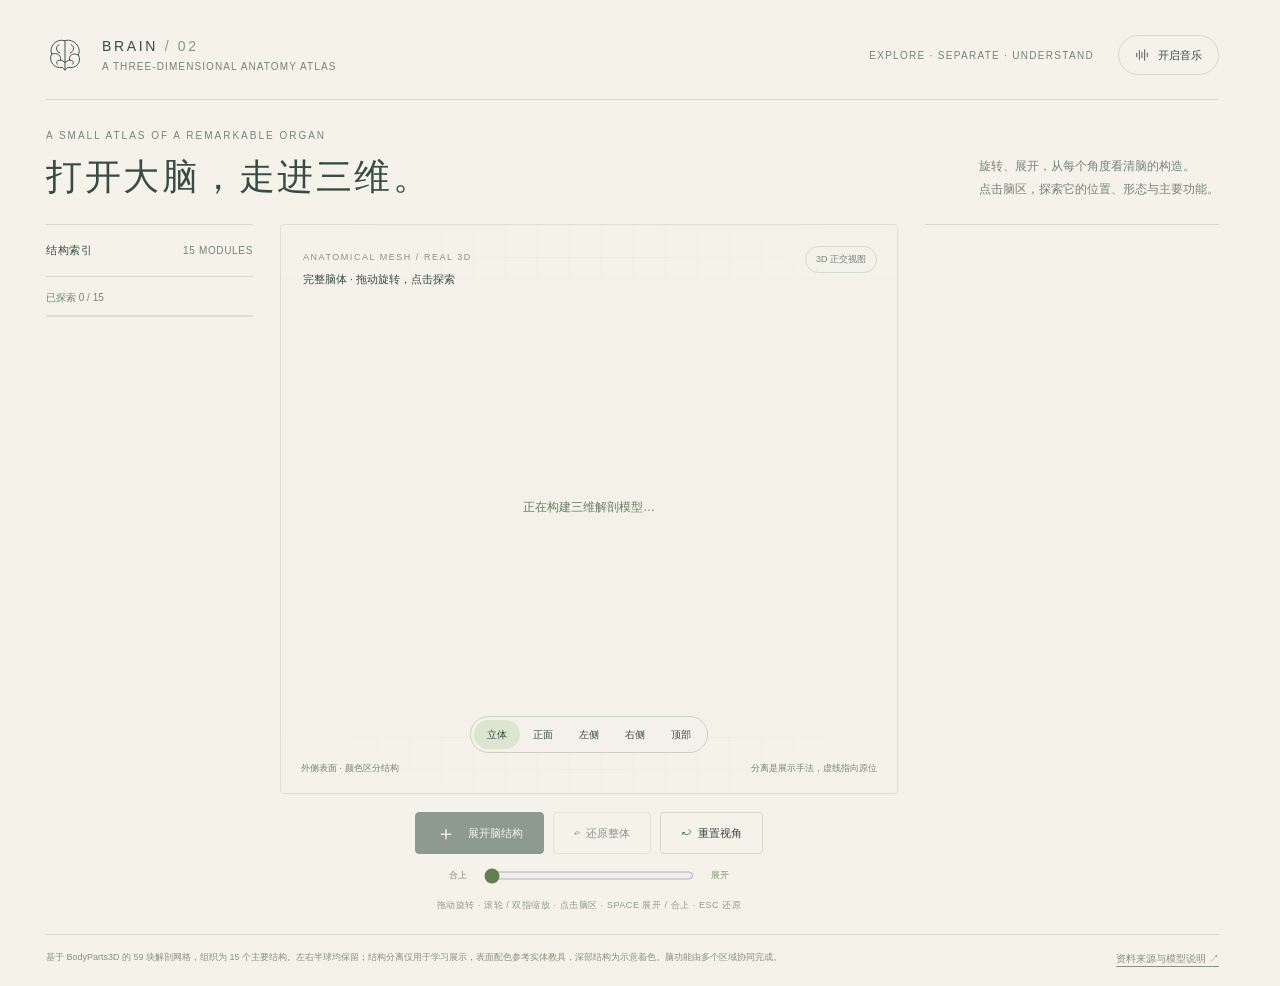
<file: source/template.html>
<!doctype html>
<html lang="zh-CN">
<head>
<meta charset="utf-8"><meta name="viewport" content="width=device-width,initial-scale=1,viewport-fit=cover">
<meta name="theme-color" content="#f7f3ed"><meta name="description" content="一个可展开的脑结构学习模型。探索15个主要脑区的位置、名称和功能，配有离线背景音乐。">
<title>三维脑解剖 · BRAIN / 02</title>
<style>
:root{--paper:#f4f2e9;--ink:#384c43;--muted:#778377;--line:#d5d9cb;--sage:#dbe4cf;--soft:#ebece1;--accent:#617959}
*{box-sizing:border-box}html{background:var(--paper);color:var(--ink);font-family:Arial,"Microsoft YaHei","PingFang SC",sans-serif}body{margin:0}button,a{-webkit-tap-highlight-color:transparent}button{font:inherit;color:inherit;cursor:pointer;touch-action:manipulation}button:focus-visible,a:focus-visible,[tabindex]:focus-visible{outline:2px solid #7a9366;outline-offset:4px}button:disabled{cursor:wait;opacity:.55}a{color:inherit}button{border:0;background:transparent}button:hover{background:#e5eadb}button:active{background:#dce5d0}button,.chip{transition:background .2s,color .2s}
.app{max-width:1920px;min-height:100svh;margin:auto;padding:35px 46px 18px;display:flex;flex-direction:column}.header{display:flex;align-items:center;justify-content:space-between;padding-bottom:24px;border-bottom:1px solid var(--line);gap:20px}.brand{display:flex;align-items:center;gap:18px}.brand-symbol{width:38px;height:38px}.brand-title{font-size:14px;letter-spacing:.19em}.brand-title span{color:#8b9683}.brand-sub{font-size:10px;margin-top:7px;color:var(--muted);letter-spacing:.16em}.top-actions{display:flex;align-items:center;gap:24px}.edition{font-size:10px;letter-spacing:.13em;color:var(--muted)}.music{display:flex;align-items:center;gap:9px;border:1px solid var(--line);border-radius:50px;min-height:40px;padding:0 16px;font-size:11px}.music svg{width:14px;height:14px}.music[aria-pressed=true]{background:var(--sage)}
.intro{padding:30px 0 22px;display:flex;align-items:flex-end;justify-content:space-between}.eyebrow{font-size:10px;letter-spacing:.2em;color:var(--muted);margin:0 0 12px}h1{font-family:Georgia,"Songti SC","SimSun",serif;font-size:36px;font-weight:400;letter-spacing:.07em;margin:0}.intro-copy{font-size:12px;line-height:1.9;color:var(--muted);margin:0 0 1px;max-width:350px}.workspace{display:grid;grid-template-columns:207px minmax(0,1fr) 294px;gap:27px;flex:1;min-height:640px}.nav{border-top:1px solid var(--line);padding-top:18px}.nav-head{display:flex;justify-content:space-between;align-items:center;font-size:11px;margin-bottom:12px;letter-spacing:.06em}.nav-head span{font-size:10px;color:var(--muted)}.group{margin:14px 0 5px}.group-label{font-size:9px;color:#7d8877;letter-spacing:.15em;margin:0 0 7px}.module{width:100%;display:flex;align-items:center;gap:10px;text-align:left;min-height:33px;border-radius:3px;padding:6px 9px;margin:2px 0;font-size:12px;position:relative}.module[aria-pressed=true]{background:#e0e7d4}.module .dot{width:7px;height:7px;border-radius:50%;background:var(--color);border:1px solid #82917b;flex:none}.module .num{font:9px monospace;color:#879080;margin-left:auto}.module.visited:after{content:"";position:absolute;width:3px;height:3px;border-radius:50%;background:#6f865d;right:3px}.progress{margin-top:18px;padding:14px 0;border-top:1px solid var(--line);font-size:10px;color:var(--muted)}.progress-track{height:2px;background:#dde1d4;margin-top:10px}.progress-fill{height:2px;background:#7e966e;width:0;transition:width .4s}
.model-column{display:flex;flex-direction:column;min-width:0}.stage{flex:1;min-height:520px;position:relative;border:1px solid #dce0d1;border-radius:4px;background-image:linear-gradient(#7d8d6710 1px,transparent 1px),linear-gradient(90deg,#7d8d6710 1px,transparent 1px);background-size:32px 32px;overflow:hidden;isolation:isolate}.stage:before{content:"";position:absolute;inset:0;pointer-events:none;background:radial-gradient(ellipse at center,transparent 30%,var(--paper) 94%);z-index:-1}.stage-meta{position:absolute;left:22px;top:21px;z-index:2;pointer-events:none}.stage-meta small{font-size:9px;color:#89927f;letter-spacing:.17em}.stage-meta p{font-size:11px;margin:8px 0 0}.view-pill{position:absolute;right:20px;top:21px;font-size:9px;border:1px solid var(--line);padding:6px 10px;border-radius:20px;color:var(--muted);background:#f4f2e9d9;z-index:2}.brain-svg{display:block;position:absolute;inset:32px 0 40px;width:100%;height:calc(100% - 72px);overflow:visible}.stage-note{position:absolute;bottom:17px;left:20px;right:20px;display:flex;justify-content:space-between;gap:12px;font-size:9px;color:#788473;line-height:1.7}.model-controls{display:flex;gap:9px;justify-content:center;align-items:center;padding:18px 0 14px}.primary,.secondary{min-height:42px;padding:0 20px;border:1px solid #78906b;border-radius:4px;font-size:11px;display:flex;align-items:center;gap:12px;justify-content:center}.primary{background:#3e5447;color:#f8f7ef;border-color:#3e5447}.primary:hover{background:#526b58}.primary .control-icon{font-size:20px;font-weight:300;line-height:1}.secondary{border-color:var(--line)}.keyboard-note{text-align:center;font-size:9px;color:#919b88;letter-spacing:.06em;padding-bottom:8px}.module-shape{cursor:pointer;outline:none}.face{stroke:#52634f;stroke-width:1.35;stroke-linejoin:round}.depth{stroke:#6d7b63;stroke-width:.8;stroke-linejoin:round}.gyri{fill:none;stroke:#667961;stroke-width:1.45;stroke-linecap:round;stroke-linejoin:round;opacity:.73;pointer-events:none}.module-shape:hover .face,.module-shape:focus-visible .face{stroke:#2a4c37;stroke-width:2.8}.module-shape[data-selected=true] .face{stroke:#365539;stroke-width:2.5}.scene-label{font-family:Arial,"Microsoft YaHei",sans-serif;font-size:13px;fill:#41543f;pointer-events:none}.scene-number{font:10px Arial,sans-serif;letter-spacing:.06em;fill:#849078}.connector{stroke:#8c9e7b;stroke-width:1.1;stroke-dasharray:4 6;fill:none;pointer-events:none}.socket{fill:none;stroke:#738467;stroke-width:1;stroke-dasharray:4 6;opacity:0;pointer-events:none}.direction{font-size:11px;fill:#8b9683;letter-spacing:.04em}.label-box{fill:#f4f2e9;stroke:#cbd3be;stroke-width:1}.anchor{fill:#f4f2e9;stroke:#7b8f6b;stroke-width:1.2}
.info{border-top:1px solid var(--line);padding-top:20px;display:flex;flex-direction:column;min-width:0}.info-index{font:10px Arial,sans-serif;letter-spacing:.18em;color:#809173;margin-bottom:24px;display:flex;align-items:center;gap:10px}.info-index:before{content:"";width:20px;height:1px;background:#9cad89}.info h2{font-family:Georgia,"Songti SC","SimSun",serif;font-size:29px;font-weight:400;letter-spacing:.05em;margin:0 0 8px}.en-name{font-size:11px;color:#84907d;letter-spacing:.07em;margin:0 0 20px}.tagline{font-size:15px;line-height:1.8;margin:0 0 24px}.info-section{padding:17px 0;border-top:1px solid var(--line)}.info-section h3{font-size:9px;letter-spacing:.12em;font-weight:400;margin:0 0 10px;color:#87927e}.info-section p{font-size:12px;line-height:1.95;margin:0}.functions{margin:0;padding:0;list-style:none}.functions li{font-size:12px;line-height:1.8;padding:4px 0 4px 14px;position:relative}.functions li:before{content:"";position:absolute;left:0;top:13px;width:3px;height:3px;background:#9cad87;border-radius:50%}.example{padding:16px;background:#e9eddf;border-radius:3px;margin:5px 0 15px}.example .small{font-size:9px;color:#7b8a6e;letter-spacing:.12em;margin-bottom:8px}.example p{font-size:12px;line-height:1.9;margin:0}.info-fine{font-size:10px;line-height:1.8;color:#899280;margin:0 0 17px}.pager{display:flex;justify-content:space-between;align-items:center;border-top:1px solid var(--line);padding:12px 0;margin-top:auto}.pager button{min-height:36px;font-size:11px;padding:5px 9px}.pager span{font:10px Arial;color:#8a9580}.footer{border-top:1px solid var(--line);display:flex;justify-content:space-between;gap:25px;padding-top:14px;margin-top:14px;font-size:9px;line-height:1.9;color:#88917e}.footer p{margin:0;max-width:950px}.source-toggle{white-space:nowrap;font-size:10px;text-decoration:underline;text-underline-offset:4px;padding:0}.sources{margin-top:12px;border:1px solid var(--line);padding:18px;font-size:11px;line-height:2}.sources h2{font-size:13px;font-weight:400;margin:0 0 8px}.sources a{margin-right:16px;text-underline-offset:3px}.sources p{margin:6px 0 0;color:var(--muted)}.sr-only{position:absolute;width:1px;height:1px;overflow:hidden;clip:rect(0,0,0,0);white-space:nowrap}.overview-steps{display:flex;gap:10px;align-items:flex-start;padding:9px 0}.overview-steps b{font:10px Arial;color:#99a58b;line-height:2}.overview-steps p{font-size:12px;line-height:1.8;margin:0}.mini-map{width:100%;height:82px;display:block;margin:4px 0 10px}.map-label{font-size:10px;color:#849078;display:flex;justify-content:space-between;margin-bottom:7px}.related{display:flex;gap:6px;flex-wrap:wrap;margin-top:12px}.related button{font-size:10px;padding:6px 9px;border:1px solid var(--line);border-radius:20px}.mobile-nav-label{display:none}
@media(min-width:1600px){.app{padding:40px 65px 24px}.workspace{grid-template-columns:230px minmax(0,1fr) 320px;gap:38px;min-height:730px}.intro{padding:36px 0 30px}h1{font-size:41px}.module{min-height:37px;font-size:13px}.stage{min-height:600px}.info{padding-top:24px}.info-section p,.functions li,.example p{font-size:13px}.tagline{font-size:16px}.info h2{font-size:32px}.group{margin-top:18px}.footer{margin-top:15px}}
@media(max-width:1199px){.app{padding:24px}.workspace{grid-template-columns:170px minmax(0,1fr) 245px;gap:18px}.intro-copy{max-width:290px}.module{font-size:11px;padding-left:5px}.stage-meta{left:14px}.stage-meta p{font-size:10px}.view-pill{right:12px;font-size:8px}.info h2{font-size:26px}.info-section{padding:13px 0}.info-index{margin-bottom:18px}.tagline{margin-bottom:17px}.primary,.secondary{padding:0 13px}.stage{min-height:500px}}
@media(max-width:960px){.app{padding:22px}.workspace{grid-template-columns:170px minmax(0,1fr)}.info{grid-column:1/-1;display:block;columns:2;column-gap:30px;padding-top:20px}.info>*{break-inside:avoid}.info-index{margin-bottom:15px}.pager{break-before:avoid}.stage{min-height:570px}.edition{display:none}.intro-copy{max-width:300px;font-size:11px}.footer p{max-width:600px}.keyboard-note{display:none}}
@media(max-width:650px){.app{padding:19px 18px 20px}.header{padding-bottom:18px}.brand{gap:10px}.brand-symbol{width:29px;height:29px}.brand-title{font-size:12px}.brand-sub{font-size:8px;margin-top:5px;letter-spacing:.1em}.music{font-size:10px;min-height:36px;padding:0 11px;gap:6px}.top-actions{gap:0}.intro{display:block;padding:24px 0 21px}.eyebrow{font-size:8px;margin-bottom:10px}h1{font-size:30px}.intro-copy{font-size:11px;margin-top:11px;max-width:none;line-height:1.9}.workspace{display:flex;flex-direction:column;gap:0;min-height:0}.nav{order:2;padding:15px 0 17px;margin-top:4px}.nav-head{margin-bottom:12px}.groups{display:flex;flex-direction:column;gap:6px}.group{margin:0;display:flex;align-items:flex-start;gap:7px}.group-label{font-size:9px;letter-spacing:0;margin:8px 0;width:52px;flex:none;line-height:1.6}.group-buttons{display:flex;gap:5px;flex-wrap:wrap;flex:1}.module{width:auto;margin:0;padding:6px 9px;font-size:11px;min-height:32px;border:1px solid #d8ddce;border-radius:4px;gap:5px}.module .num{display:none}.module .dot{width:5px;height:5px}.progress{display:none}.model-column{order:1}.stage{height:360px;min-height:360px}.stage-meta{left:13px;top:14px}.stage-meta small{font-size:8px}.stage-meta p{font-size:10px;margin-top:5px}.view-pill{top:14px;font-size:8px;padding:5px 7px}.brain-svg{inset:41px 0 35px;height:calc(100% - 76px)}.stage-note{bottom:10px;left:12px;right:12px;font-size:8px;gap:7px}.stage-note span:last-child{max-width:130px;text-align:right}.model-controls{padding:12px 0;gap:7px}.primary,.secondary{font-size:11px;min-height:42px;padding:0 16px;flex:1}.info{order:3;display:block;columns:auto;padding:22px 2px 0}.info-index{margin-bottom:14px}.info h2{font-size:30px}.en-name{margin-bottom:14px}.tagline{margin-bottom:18px;font-size:15px}.info-section p,.functions li,.example p{font-size:13px}.info-fine{font-size:10px}.mini-map{max-width:350px;height:100px}.pager{margin-top:10px}.footer{font-size:8px;display:block;padding-top:14px}.source-toggle{margin-top:10px;min-height:30px}.sources{font-size:10px;padding:13px}.sources a{display:block}.scene-label{font-size:17px}.scene-number{font-size:12px}.direction{font-size:14px}}
/* Keep the scene's projection independent of the selected information card. */
html{scrollbar-gutter:stable}.model-column{align-self:start;width:100%}.stage{flex:none;height:clamp(520px,calc(100svh - 400px),700px)}
@media(max-width:960px) and (min-width:651px){.stage{height:570px}}
@media(max-width:650px){.stage{height:360px;min-height:360px}}
@media(prefers-reduced-motion:reduce){*,*:before,*:after{transition:none!important}}

/* Real mesh viewport */
.viewport3d{position:absolute;inset:52px 0 57px;overflow:hidden;isolation:isolate}
.viewport3d canvas,.viewport3d svg,#labels3d{position:absolute;inset:0;width:100%;height:100%}
#brain3d{touch-action:none;cursor:grab;outline:none}#brain3d:focus-visible{outline:1px dashed #9cab8a;outline-offset:-8px}
#ground3d,#links3d,#labels3d{pointer-events:none}#links3d path{fill:none;stroke:#73866a;stroke-width:1;stroke-dasharray:3 5;opacity:.65}
.label3d{position:absolute;transform:translate(-50%,-100%);font-size:10px;color:#3d573f;white-space:nowrap;background:#f4f2e9ec;border:1px solid #b9c7aa;border-radius:18px;padding:6px 10px;box-shadow:0 2px 10px #637b4d0d}
.view-controls{position:absolute;bottom:40px;left:50%;transform:translateX(-50%);display:flex;border:1px solid #cbd3bf;background:#f4f2e9dd;border-radius:30px;padding:3px;z-index:3}
.view-controls button{font-size:10px;min-width:46px;min-height:29px;border-radius:20px;padding:4px 11px;white-space:nowrap}.view-controls button[aria-pressed=true]{background:#dce5d0}
.scrubber{display:flex;align-items:center;justify-content:center;gap:15px;font-size:9px;color:#829177;padding:0 35px 14px}.scrubber input{width:210px;accent-color:#657f55;cursor:pointer;height:15px}
#loading{position:absolute;inset:0;display:grid;place-items:center;font-size:12px;color:#6a7c60;background:#f4f2e9ee;padding:30px;line-height:2;text-align:center}#loading[hidden]{display:none}
.model-controls{padding-bottom:12px}.stage{height:clamp(570px,calc(100svh - 355px),780px)}.stage-note{font-size:9px}
.module{min-height:33px}.brand-sub{letter-spacing:.11em}.info .mini-map{height:65px}
@media(min-width:1600px){.module{min-height:37px}}
@media(max-width:960px) and (min-width:651px){.stage{height:600px}}
@media(max-width:650px){.stage{height:420px;min-height:420px}.viewport3d{inset:47px 0 67px}.view-controls{bottom:39px}.view-controls button{min-width:39px;min-height:29px;font-size:9px;padding:3px 8px}.label3d{font-size:9px;padding:4px 7px}.model-controls{gap:5px}.model-controls button{padding:0 7px;min-height:43px;font-size:10px;gap:5px}.scrubber{padding-bottom:15px}.scrubber input{width:65%}.stage-meta small{font-size:8px}.brand-sub{max-width:175px;font-size:7px;letter-spacing:.04em}.info .mini-map{height:80px}}

@@MODEL_THEME@@
</style>
</head>
<body>
<main class="app">
 <header class="header"><div class="brand"><svg class="brand-symbol" viewBox="0 0 40 40" fill="none" stroke="currentColor" stroke-width="1"><path d="M20 5C10 2 3 12 6 19C2 26 9 35 17 33L20 36 23 33C32 35 38 27 34 20C38 12 29 2 20 5Z"/><path d="M20 5V36M14 9C9 11 11 17 15 18M6 19C12 17 17 21 15 26M26 9C31 11 29 17 25 18M34 20C28 17 23 21 25 26M12 30C9 25 16 24 20 28M28 30C31 25 24 24 20 28"/></svg><div><div class="brand-title">BRAIN <span>/ 02</span></div><div class="brand-sub">A THREE-DIMENSIONAL ANATOMY ATLAS</div></div></div><div class="top-actions"><span class="edition">EXPLORE · SEPARATE · UNDERSTAND</span><button class="music" id="music" aria-pressed="false" aria-label="播放背景音乐"><svg viewBox="0 0 16 16" fill="none" stroke="currentColor" stroke-linecap="round"><path d="M2 6v4M5 3v10M8 5v6M11 2v12M14 6v4"/></svg><span id="music-text">开启音乐</span></button></div></header>
 <section class="intro"><div><p class="eyebrow">A SMALL ATLAS OF A REMARKABLE ORGAN</p><h1>打开大脑，走进三维。</h1></div><p class="intro-copy">旋转、展开，从每个角度看清脑的构造。<br>点击脑区，探索它的位置、形态与主要功能。</p></section>
 <section class="workspace" aria-label="交互脑结构学习区">
  <nav class="nav" aria-label="脑区模块目录"><div class="nav-head">结构索引 <span>15 MODULES</span></div><div class="groups" id="groups"></div><div class="progress"><span id="progress-text">已探索 0 / 15</span><div class="progress-track"><div class="progress-fill" id="progress-fill"></div></div></div></nav>
  <div class="model-column"><div class="stage" id="stage" data-state="assembled" data-selected="" data-camera="">
    <div class="stage-meta"><small>ANATOMICAL MESH / REAL 3D</small><p id="stage-status">完整脑体 · 拖动旋转，点击探索</p></div><span class="view-pill" id="view-pill">3D 正交视图</span>
    <div class="viewport3d" id="viewport3d">
      <canvas id="ground3d" aria-hidden="true"></canvas>
      <canvas id="brain3d" tabindex="0" aria-label="三维大脑，拖动旋转，滚轮或双指缩放，点击选择脑区"></canvas>
      <svg id="links3d" aria-hidden="true"></svg><div id="labels3d" aria-hidden="true"></div>
      <div id="loading" role="status">正在构建三维解剖模型…</div>
    </div>
    <div class="view-controls" aria-label="观察角度"><button data-view="three" aria-pressed="true">立体</button><button data-view="front" aria-pressed="false">正面</button><button data-view="left" aria-pressed="false">左侧</button><button data-view="right" aria-pressed="false">右侧</button><button data-view="top" aria-pressed="false">顶部</button></div>

    <div class="stage-note"><span id="layer-note">外侧表面 · 颜色区分结构</span><span>分离是展示手法，虚线指向原位</span></div>
   </div><div class="model-controls"><button disabled class="primary" id="explode" aria-expanded="false"><span class="control-icon">＋</span><span id="explode-text">展开脑结构</span></button><button disabled class="secondary" id="reset">↶&nbsp; 还原整体</button><button class="secondary" id="home-view">⤾&nbsp; 重置视角</button></div><div class="scrubber"><span>合上</span><input id="amount" type="range" min="0" max="100" value="0" aria-label="结构展开程度"><span>展开</span></div><div class="keyboard-note">拖动旋转 · 滚轮 / 双指缩放 · 点击脑区 · SPACE 展开 / 合上 · ESC 还原</div>
  </div>
  <aside class="info" id="info" aria-label="脑区知识卡片" aria-live="polite"></aside>
 </section>
 <footer class="footer"><p>基于 BodyParts3D 的 59 块解剖网格，组织为 15 个主要结构。左右半球均保留；结构分离仅用于学习展示，表面配色参考实体教具，深部结构为示意着色。脑功能由多个区域协同完成。</p><button id="sources-toggle" class="source-toggle" aria-expanded="false" aria-controls="sources">资料来源与模型说明 ↗</button></footer>
 <section class="sources" id="sources" hidden><h2>三维模型与解剖资料</h2><p><b>BodyParts3D, © The Database Center for Life Science licensed under CC Attribution 4.0 International.</b></p><p>模型下载自官方 IS-A 网格数据；按官方 PART-OF / IS-A 结构表组合，在 Blender 中重算法线、归一化坐标并构建展开动画。网页内完整嵌入模型，不从外部加载。中性浅色的扣带回作为定位背景，未纳入 15 个学习模块。</p><a href="https://dbarchive.biosciencedbc.jp/en/bodyparts3d/download.html" target="_blank" rel="noopener noreferrer">BodyParts3D · 官方模型来源</a><a href="https://dbarchive.biosciencedbc.jp/en/bodyparts3d/lic.html" target="_blank" rel="noopener noreferrer">模型许可 · CC BY 4.0</a><a href="https://www.aans.org/patients/conditions-treatments/anatomy-of-the-brain/" target="_blank" rel="noopener noreferrer">AANS · Anatomy of the Brain</a><a href="https://my.clevelandclinic.org/health/body/22638-brain" target="_blank" rel="noopener noreferrer">Cleveland Clinic · Brain</a><a href="https://www.ncbi.nlm.nih.gov/books/NBK10889/" target="_blank" rel="noopener noreferrer">NCBI · Cerebral Hemispheres & Diencephalon</a><a href="https://pmc.ncbi.nlm.nih.gov/articles/PMC6032992/" target="_blank" rel="noopener noreferrer">Uddin et al. · Structure and function of the human insula</a><p>网格是简化的人体解剖参考模型，不是个人影像数据。合上后回到模型原始相对坐标；展开状态的虚线表示原位方向，不代表神经纤维。基底节模块包含尾状核、壳核与苍白球。功能描述用于基础学习，不用于临床诊断。</p><p>音乐：页面内合成的原创轻柔器乐。首次点击“开启音乐”后播放，再次点击可暂停；不使用录音素材。所有绘图、交互和音乐均可离线运行，只有参考链接需要网络。</p></section>
 <div id="announce" class="sr-only" role="status"></div>
</main>
<script>
(()=>{
"use strict";
const $=s=>document.querySelector(s);
const source={general:'https://my.clevelandclinic.org/health/body/22638-brain',aans:'https://www.aans.org/patients/conditions-treatments/anatomy-of-the-brain/',hippo:'https://my.clevelandclinic.org/health/body/hippocampus',amygdala:'https://my.clevelandclinic.org/health/body/24894-amygdala',basal:'https://my.clevelandclinic.org/health/body/23962-basal-ganglia',hypo:'https://my.clevelandclinic.org/health/body/22566-hypothalamus',insula:'https://pmc.ncbi.nlm.nih.gov/articles/PMC6032992/'};
Object.assign(source,{frontal:"https://my.clevelandclinic.org/health/body/24501-frontal-lobe",occipital:"https://my.clevelandclinic.org/health/body/24498-occipital-lobe",cerebellum:"https://my.clevelandclinic.org/health/body/23418-cerebellum",thalamus:"https://my.clevelandclinic.org/health/body/22652-thalamus",brainstem:"https://my.clevelandclinic.org/health/body/21598-brainstem"});
@@MODEL_DATA@@const silhouette='M445 163C391 148 333 159 292 181C253 184 218 208 214 235C188 248 178 276 189 299C175 327 190 353 215 364C212 385 235 402 267 404C275 435 302 451 327 449C340 465 370 479 396 469C421 479 456 488 485 464C520 459 555 431 585 405C607 428 636 443 662 429C685 430 710 413 713 390C729 376 734 347 716 319C703 289 679 261 641 247C629 229 611 215 592 202C550 177 495 163 445 163Z';
function renderInfo(){const m=selected&&byId[selected];if(!m){$('#info').innerHTML=`<div class="info-index">${expanded?'EXPLODED VIEW':'START EXPLORING'}</div><h2>${expanded?'从表面，看到深处。':'从整体，走向深处。'}</h2><p class="en-name">${expanded?'THE ANATOMY WITHIN':'REAL ANATOMY · REAL VOLUME'}</p><p class="tagline">${expanded?'外层已展开，内部结构显露。选中一个名称，继续观察它的位置与功能。':'真实的脑沟回与左右半球，可以从任意方向观察。'}</p><div class="info-section"><h3>如何探索 / HOW TO EXPLORE</h3><div class="overview-steps"><b>01</b><p>拖动大脑旋转视角，<br>滚轮或双指可缩放观察。</p></div><div class="overview-steps"><b>02</b><p>点击“展开脑结构”，<br>看各脑区在三维空间中分离。</p></div><div class="overview-steps"><b>03</b><p>点选模块读取功能，<br>深部结构会显露并突出显示。</p></div></div><div class="example"><div class="small">FIRST STOP / 第一站</div><p>从熟悉的「额叶」开始，或看看负责新记忆形成的「海马」藏在哪里。</p><div class="related"><button data-go="frontal">额叶 ↗</button><button data-go="hippocampus">海马 ↗</button></div></div><p class="info-fine">双侧同名结构会同时选中。拖动旋转可看另一侧；点击“重置视角”回到初始构图。</p><div class="pager"><button data-go="frontal">开始探索 →</button><span>15 STRUCTURES</span></div>`;}else{
const index=modules.indexOf(m);$('#info').innerHTML=`<div class="info-index">${m.num} / ${groupNames[m.group]}</div><h2>${m.name}</h2><p class="en-name">${m.en.toUpperCase()}</p><p class="tagline">${m.tag}</p><div class="info-section"><h3>它在哪里 / LOCATION</h3><p>${m.location}</p><div class="map-label"><span>左侧位置示意</span><span>前 ← → 后</span></div><svg class="mini-map" viewBox="150 135 610 450" aria-label="${m.name}在整体脑中的原位"><path d="${silhouette}" fill="#eee4dc" stroke="#c5b5a9" stroke-width="3"/><path d="${byId.cerebellum.path}" fill="#eee4dc" stroke="#c5b5a9" stroke-width="3"/><path d="${byId.midbrain.path} ${byId.pons.path} ${byId.medulla.path}" fill="#eee4dc" stroke="#c5b5a9" stroke-width="3"/><path d="${m.path}" fill="${m.color}" stroke="#8f4d43" stroke-width="5"/></svg></div><div class="info-section"><h3>主要参与 / MAIN FUNCTIONS</h3><ul class="functions">${m.functions.map(s=>`<li>${s}</li>`).join('')}</ul></div><div class="example"><div class="small">IN EVERYDAY LIFE / 日常一刻</div><p>${m.example}</p></div><p class="info-fine">${m.note} <a href="${source[m.source]}" target="_blank" rel="noopener noreferrer">参考 ↗</a></p><div class="related">${m.related.map(id=>`<button data-go="${id}">关联 · ${byId[id].name} ↗</button>`).join('')}</div><div class="pager"><button data-go="${modules[(index+14)%15].id}">← 上一结构</button><span>${m.num} / 15</span><button data-go="${modules[(index+1)%15].id}">下一结构 →</button></div>`;}
$('#info').querySelectorAll('[data-go]').forEach(b=>b.addEventListener('click',()=>select(b.dataset.go)));}

// Original score: warm sine-based plucks and a quiet pad, 80 BPM, eight bars.
// Web Audio is initialized only by the explicit music button gesture. No network or samples.
let audio=null,master=null,musicOn=false,musicTimer=null,nextBar=0,barIndex=0;
const chords=[[60,64,67,71],[57,60,64,67],[53,57,60,64],[55,59,62,67],[60,64,67,74],[57,60,64,71],[53,57,60,67],[55,59,62,69]];
function note(midi,start,duration,level=.05,type='pluck'){const freq=440*Math.pow(2,(midi-69)/12);const gain=audio.createGain();gain.gain.setValueAtTime(0,start);gain.gain.linearRampToValueAtTime(level,start+.025);gain.gain.exponentialRampToValueAtTime(.0001,start+duration);gain.connect(master);const partials=type==='pad'?[1,2]:[1,2,3];for(const [i,k] of partials.entries()){const osc=audio.createOscillator(),g=audio.createGain();osc.type='sine';osc.frequency.value=freq*k;g.gain.value=i===0?1:i===1?.16:.035;osc.connect(g);g.connect(gain);osc.start(start);osc.stop(start+duration+.02);}setTimeout(()=>gain.disconnect(),Math.max(0,(start+duration-audio.currentTime)*1000+100));}
function schedule(){if(!musicOn)return;while(nextBar<audio.currentTime+1){const c=chords[barIndex%8],beat=.75;note(c[0]-24,nextBar,3.4,.037,'pad');c.forEach((n,i)=>note(n,nextBar+i*.025,3.8,.011,'pad'));[0,2,1,3,2,1].forEach((n,i)=>note(c[n]+12,nextBar+i*.5,1.5,i===0?.035:.022));if(barIndex%2===1)note(c[1]+24,nextBar+2.25,1.4,.013);nextBar+=beat*4;barIndex++;}}
async function musicToggle(){try{if(!audio){const Audio=window.AudioContext||window.webkitAudioContext;if(!Audio)throw Error('unavailable');audio=new Audio();master=audio.createGain();master.gain.value=.65;const compressor=audio.createDynamicsCompressor();master.connect(compressor);compressor.connect(audio.destination);}if(!musicOn){await audio.resume();musicOn=true;if(nextBar<audio.currentTime)nextBar=audio.currentTime+.08;schedule();musicTimer=setInterval(schedule,220);}else{musicOn=false;clearInterval(musicTimer);await audio.suspend();}$('#music').setAttribute('aria-pressed',String(musicOn));$('#music').setAttribute('aria-label',musicOn?'暂停背景音乐':'播放背景音乐');$('#music-text').textContent=musicOn?'音乐播放中':'开启音乐';document.body.dataset.audio=musicOn?'playing':'paused';}catch(e){$('#music-text').textContent='音乐暂不可用';$('#announce').textContent='当前浏览器无法启动音频。';document.body.dataset.audio='unavailable';}}
$('#music').addEventListener('click',musicToggle);document.addEventListener('visibilitychange',()=>{if(document.hidden&&musicOn)musicToggle();});

@@MODEL_VIEWER@@
})();
</script></body></html>
</file>
